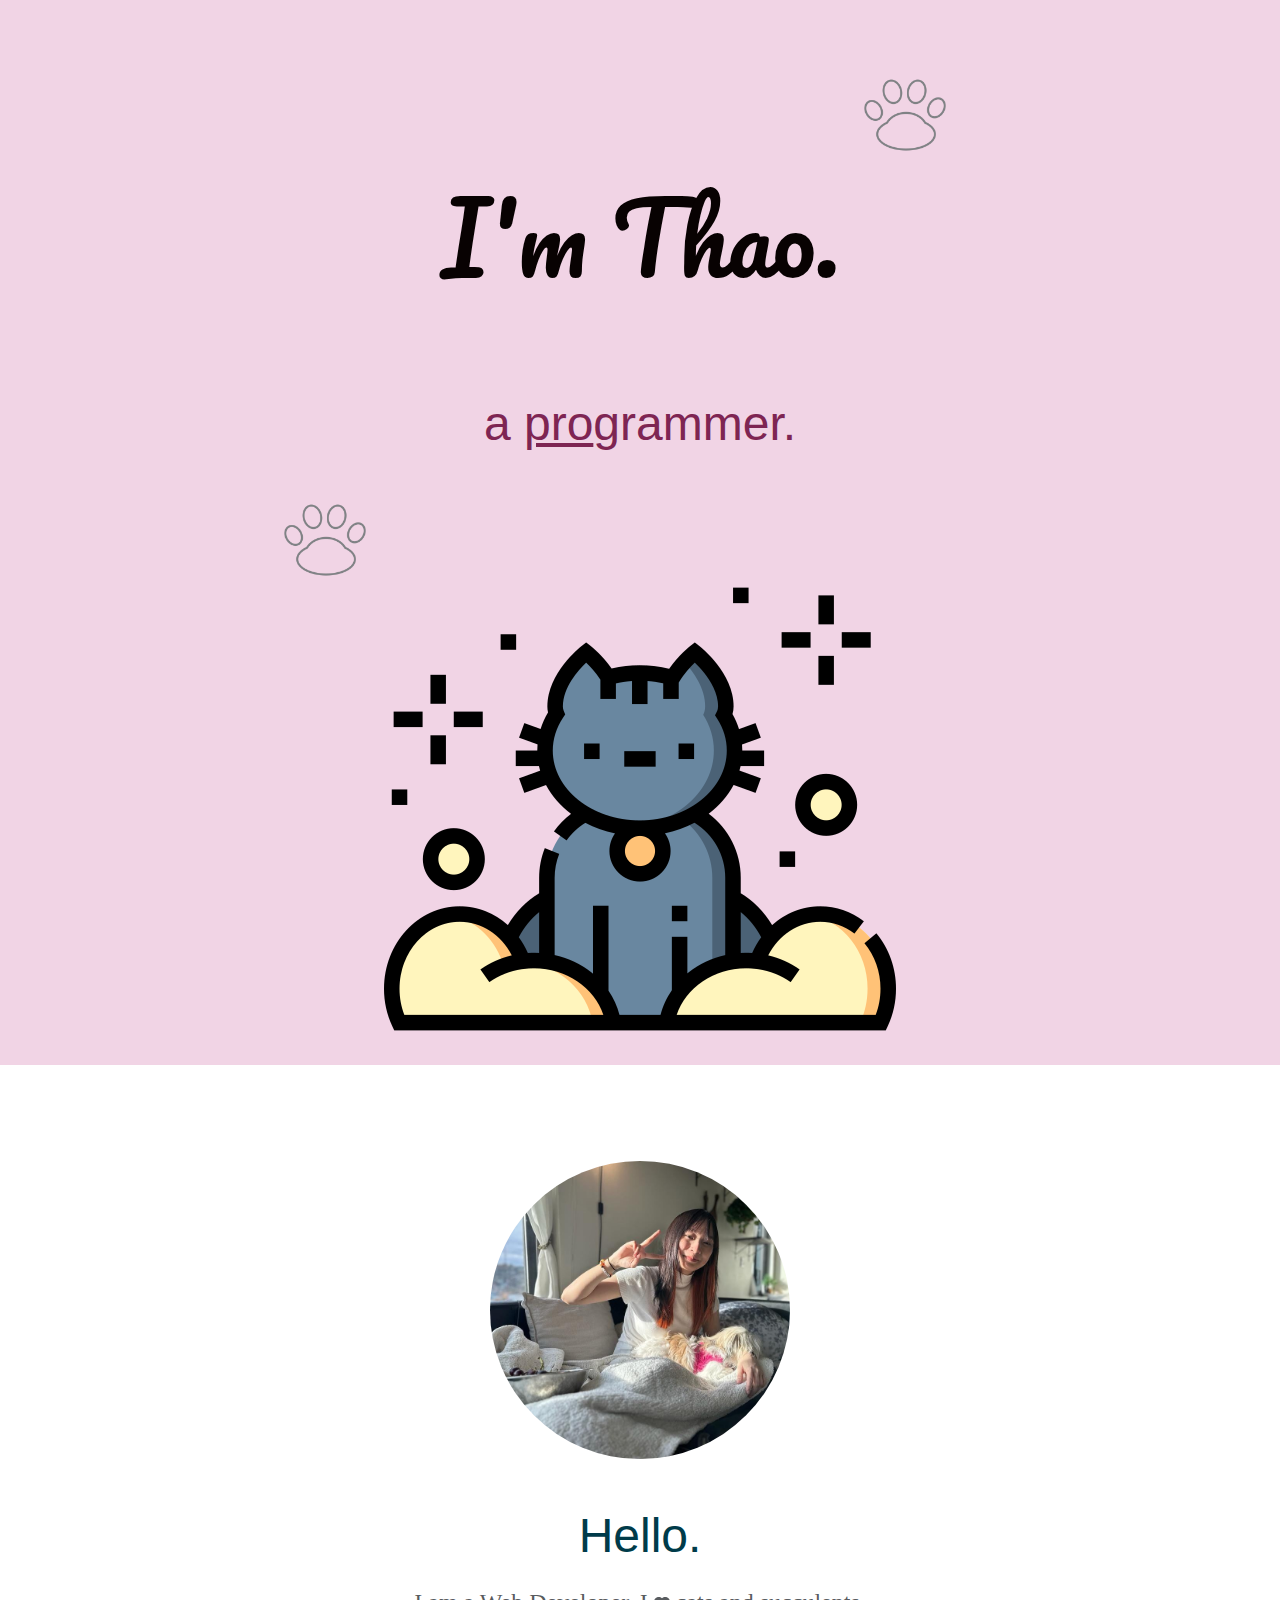
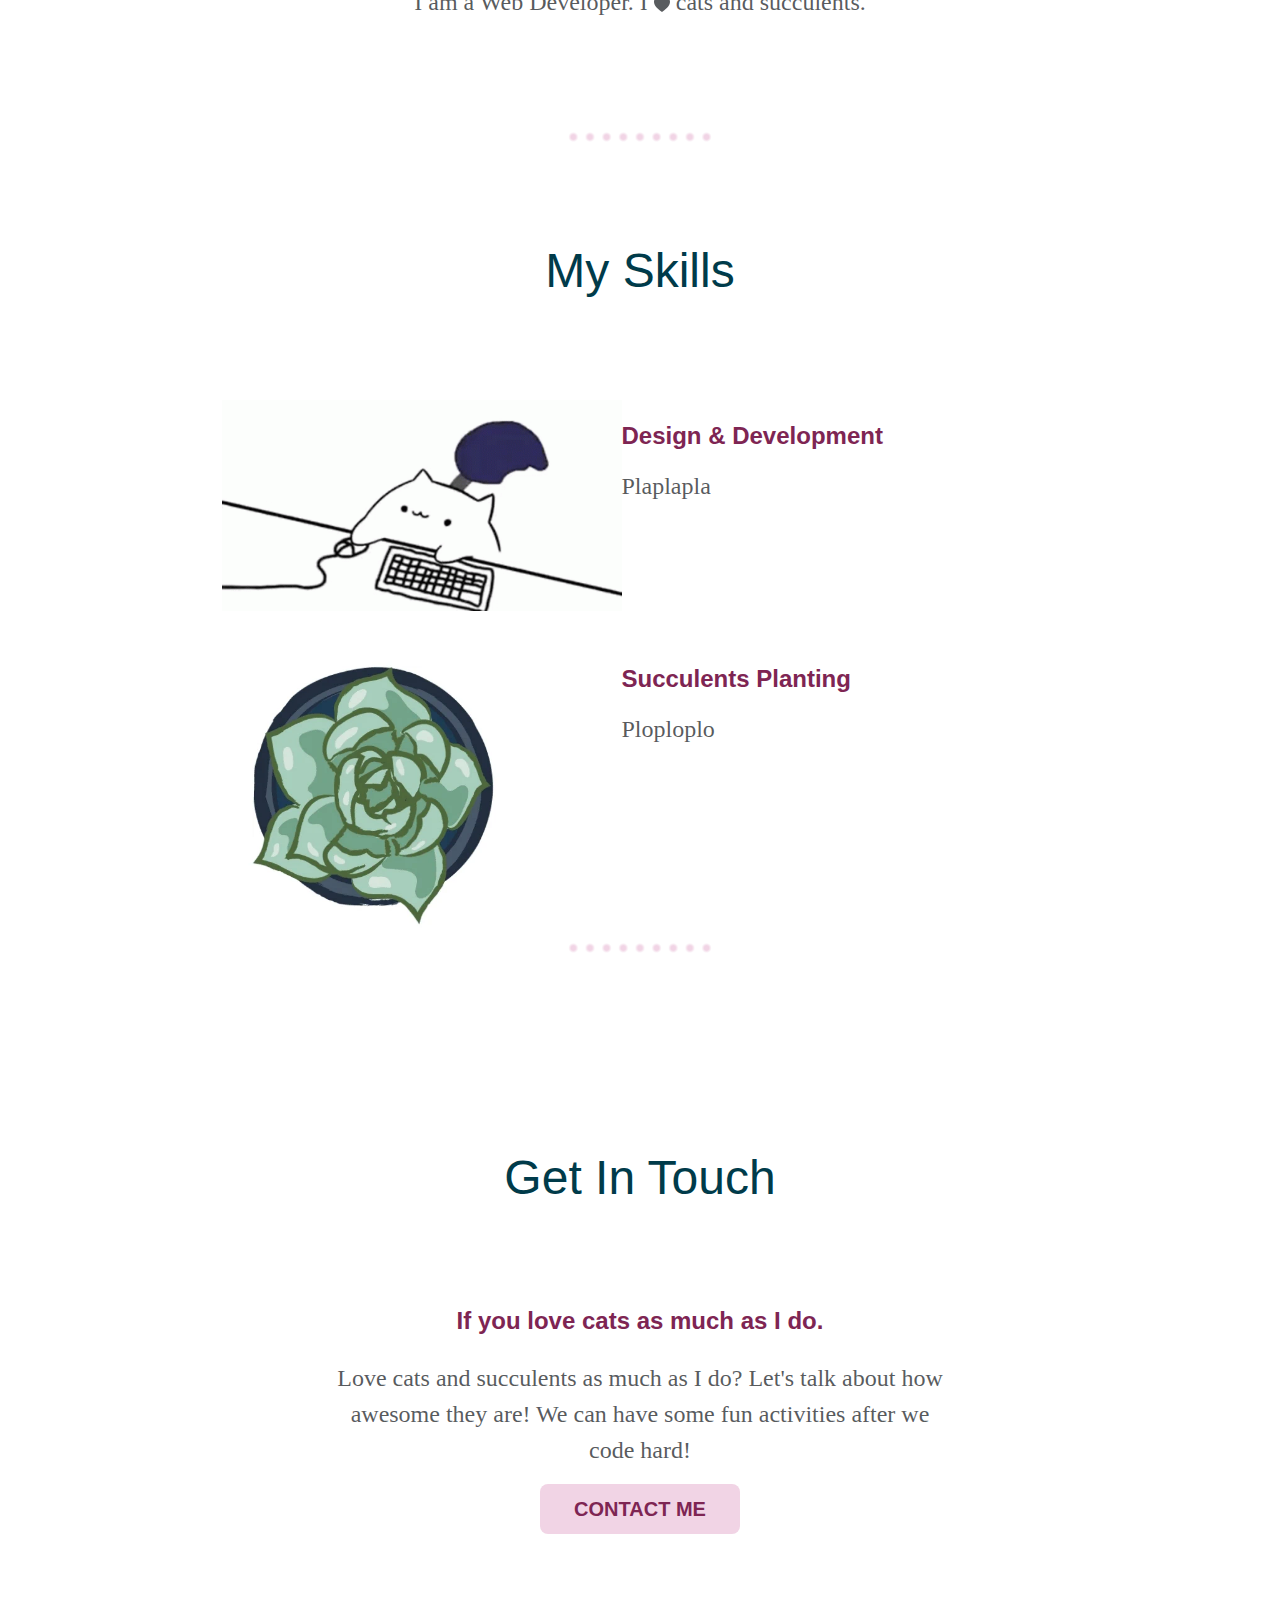
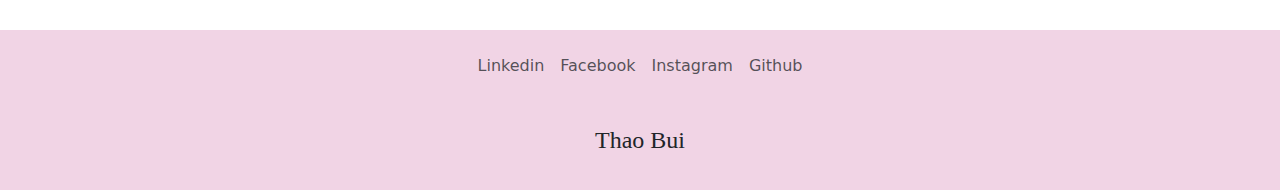
<file: index.html>
<!DOCTYPE html>
<html lang="en">
<head>
    <meta charset="UTF-8">
    <meta name="viewport" content="width=device-width, initial-scale=1.0">
    <title>Hannah Thao Bui</title>
    <link href="https://cdn.jsdelivr.net/npm/bootstrap@5.3.3/dist/css/bootstrap.min.css" rel="stylesheet" integrity="sha384-QWTKZyjpPEjISv5WaRU9OFeRpok6YctnYmDr5pNlyT2bRjXh0JMhjY6hW+ALEwIH" crossorigin="anonymous">
    <link rel="preconnect" href="https://fonts.googleapis.com">
    <link rel="preconnect" href="https://fonts.gstatic.com" crossorigin>
    <link href="https://fonts.googleapis.com/css2?family=Pacifico&display=swap" rel="stylesheet">
    <link rel="stylesheet" href="style.css">
</head>

<body>
<!--OPENING-->
    <div class="top-container" bis_skin_checked="1"> 
        <div class="container openingContent" bis_skin_checked="1">
            <img class="catPaw1" src="./cat paw.png" alt="cat paw" width="150">          
            <div>
                <h1>I'm Thao.</h1>
                <h2 class="proo">a <span class="pro">pro</span>grammer.</h2>
            </div>
            <img class="catPaw2" src="./cat paw.png" alt="cat paw" width="150">
            <img class="cat pb-0" src="./cat.png" alt="cat">
        </div>
    </div>

<!--HELLO-->
    <div class="container my-5" bis_skin_checked="1">
        <div class="p-5 text-center rounded-3" bis_skin_checked="1">
            <img class="profile-picture" src="./profile pic.jpg" alt="profile picture" width="300">
            <h2 class="mt-5 mb-0">Hello.</h1>
            <p class="col-lg-8 mx-auto text-muted">
                I am a Web Developer. 
                I 
                <svg xmlns="http://www.w3.org/2000/svg" width="16" height="16" fill="currentColor" class="bi bi-heart-fill" viewBox="0 0 16 16"><path fill-rule="evenodd" d="M8 1.314C12.438-3.248 23.534 4.735 8 15-7.534 4.736 3.562-3.248 8 1.314"/></svg>
                cats and succulents.
            </p>
        </div>
    </div>

<!--SKILLS--> 
<div class="container marketing" bis_skin_checked="1">    
  <div class="dots"></div>
  <h2 class="text-center rounded-3">My Skills</h2>
  <div class="include">
    <div class="parent">
      <div class="typing" bis_skin_checked="1">
        <img src="./bongo-cat-tapping-keyboard.gif" alt="cat typing" width="400px">
      </div>
      <div class="coding" bis_skin_checked="1">
        <h3 class="featurette-heading lh-1 mt-4">Design & Development</span></h3>
        <p class="text-muted">Plaplapla</p>
      </div>
      <div class="succulents" bis_skin_checked="1">
        <img src="./succulents.gif" alt="succulents" width="300px">
      </div>
      <div class="planting" bis_skin_checked="1">
        <h3 class="featurette-heading lh-1 mt-4">Succulents Planting</h3>
        <p class="text-muted">Ploploplo</p>
      </div>
    </div>
  </div>
  <div class="dots"></div>
</div>

<!--GET IN TOUCH-->
<div class="px-4 py-5 my-5 text-center" bis_skin_checked="1">
    <h2 class="display-5">Get In Touch</h2>
    <div class="col-lg-6 mx-auto" bis_skin_checked="1">
      <h3 class=" mb-4">If you love cats as much as I do.</h3>
      <p class="text-muted">Love cats and succulents as much as I do? Let's talk about how awesome they are! We can have some fun activities after we code hard!</p>
      <div class="d-grid gap-2 d-sm-flex justify-content-sm-center" bis_skin_checked="1">
        <a href="mailto:buihoangco917@gmail.com,buibichthao917@gmail.com">
          <button type="button" class="btn btn-primary btn-lg">CONTACT ME</button>
        </a>
      </div>
    </div>
</div>    
</body>

<footer>
  <!--FOOTER-->
  <div class="last mb-0" bis_skin_checked="1">
    <footer class="py-3">
      <ul class="nav justify-content-center pb-3">
        <li class="nav-item"><a href="https://www.linkedin.com/in/bui-hannah/" class="nav-link px-2 text-body-secondary">Linkedin</a></li>
        <li class="nav-item"><a href="https://www.facebook.com/bichthao.buihoang" class="nav-link px-2 text-body-secondary">Facebook</a></li>
        <li class="nav-item"><a href="https://www.instagram.com/bui.bichthao/" class="nav-link px-2 text-body-secondary">Instagram</a></li>
        <li class="nav-item"><a href="https://github.com/shinoacute" class="nav-link px-2 text-body-secondary">Github</a></li>
      </ul>
      <p class="text-center">Thao Bui</p>
    </footer>
  </div>
</footer>
</html>
</file>
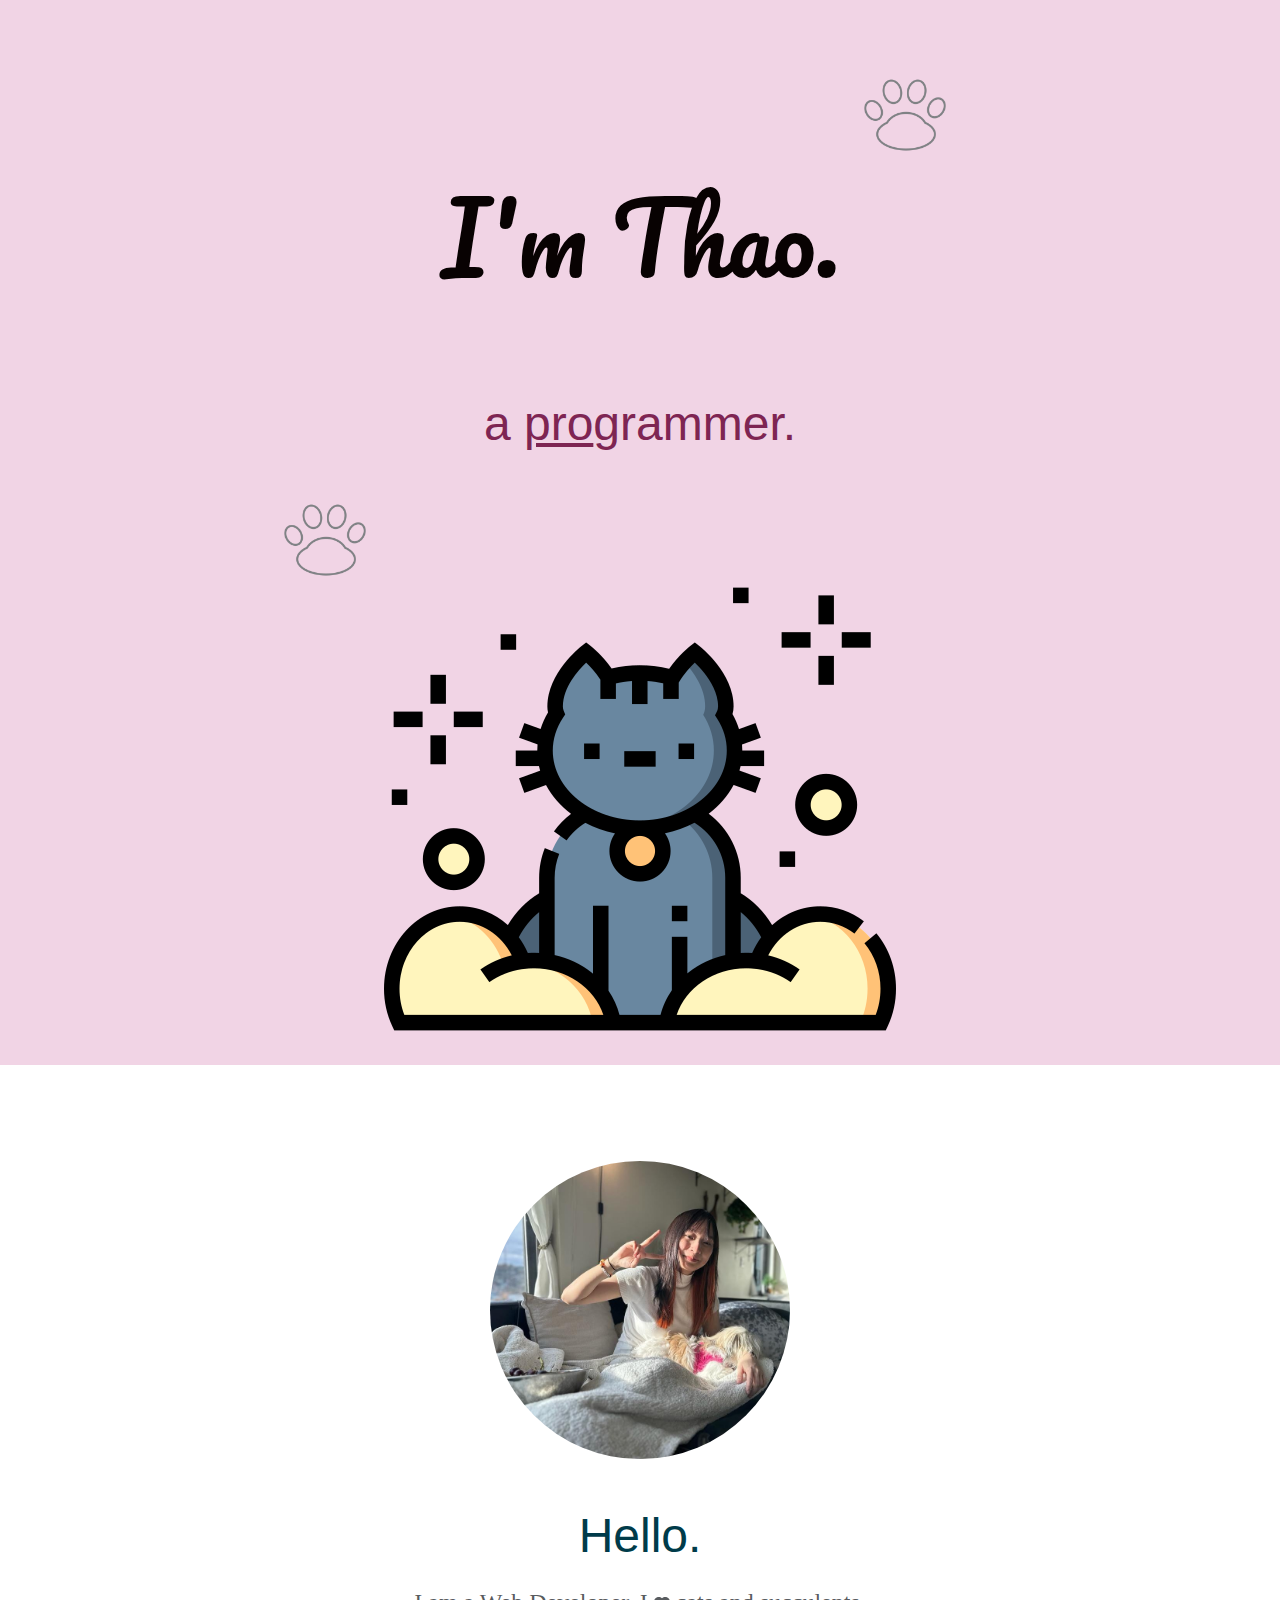
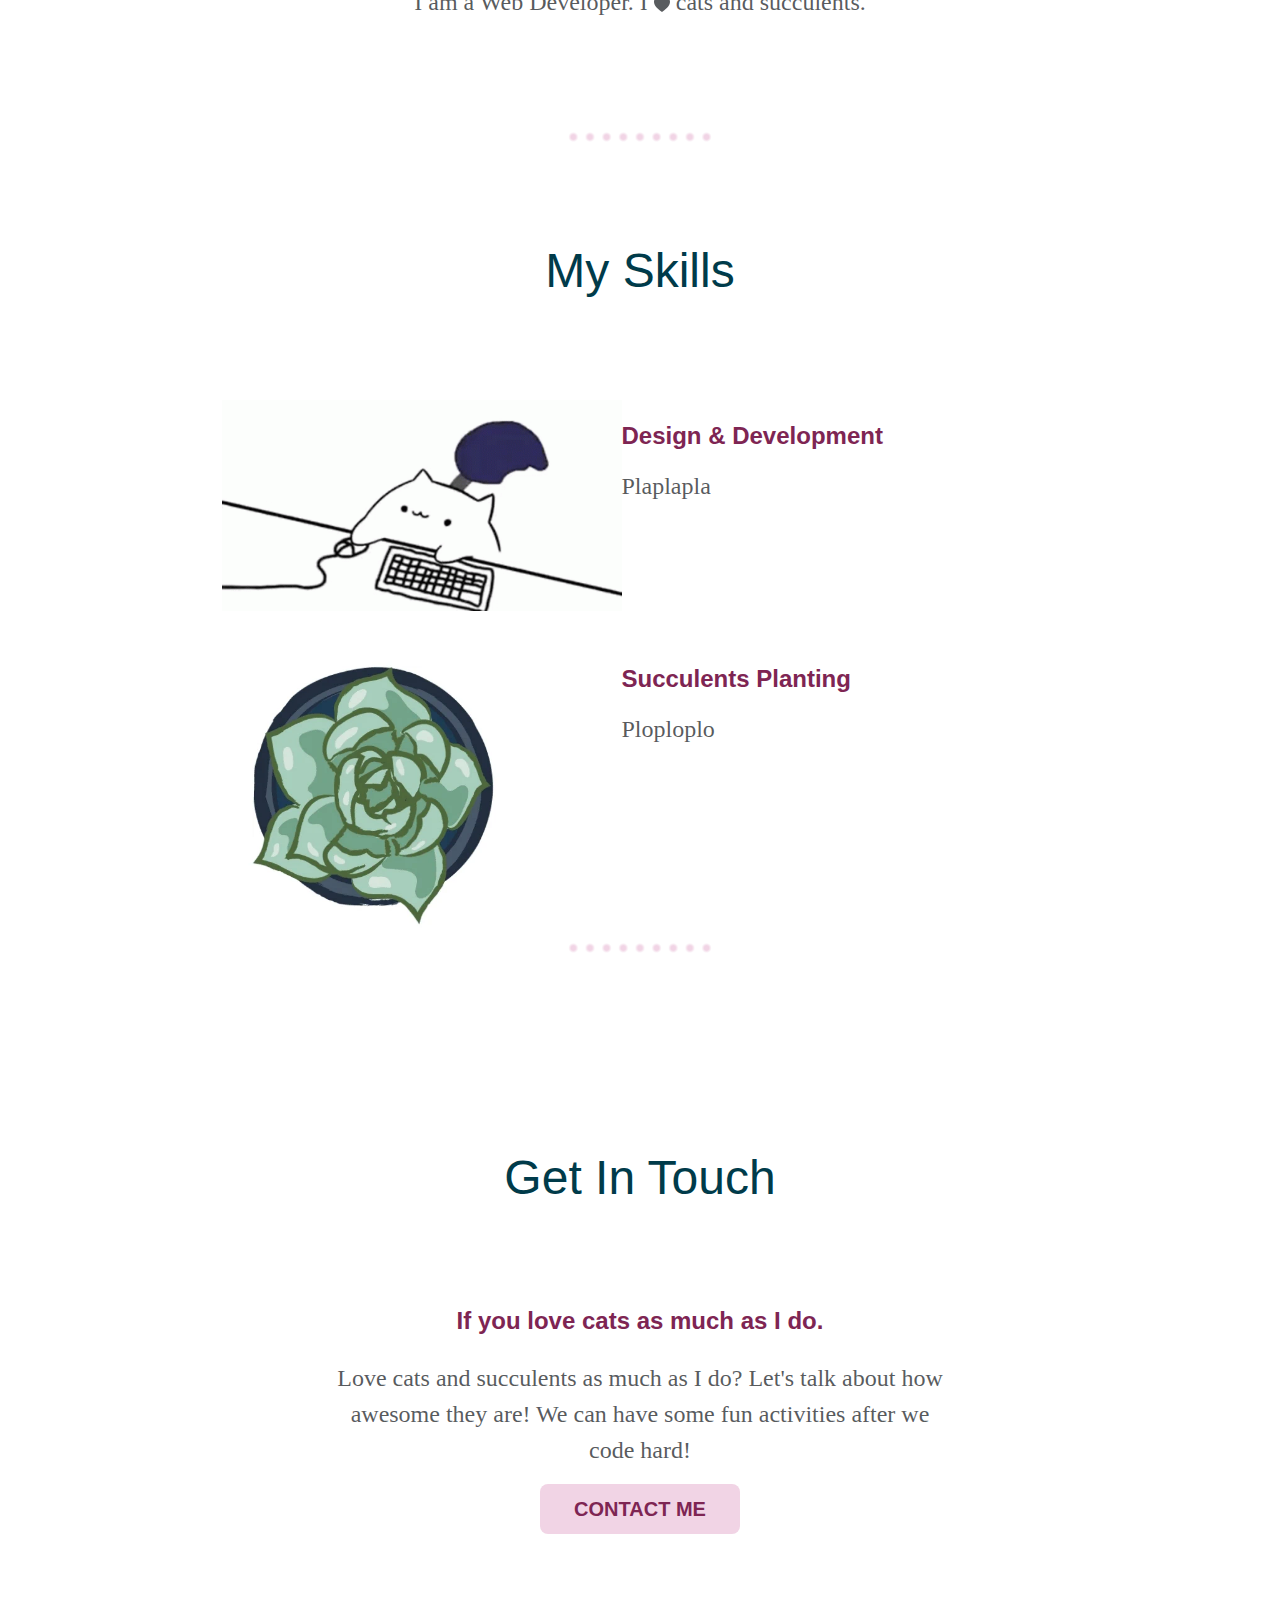
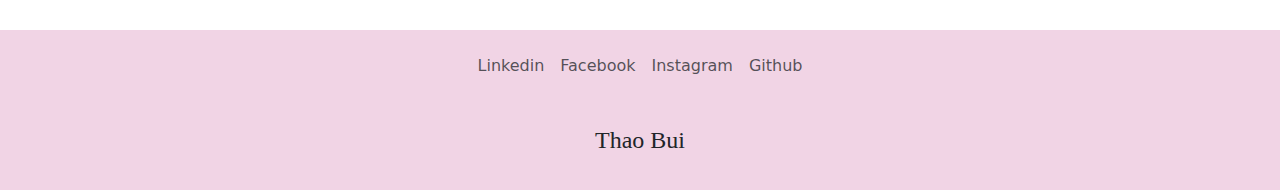
<file: index.html.html>
<!DOCTYPE html>
<html lang="en">
<head>
    <meta charset="UTF-8">
    <meta name="viewport" content="width=device-width, initial-scale=1.0">
    <title>Hannah Thao Bui</title>
    <link href="https://cdn.jsdelivr.net/npm/bootstrap@5.3.3/dist/css/bootstrap.min.css" rel="stylesheet" integrity="sha384-QWTKZyjpPEjISv5WaRU9OFeRpok6YctnYmDr5pNlyT2bRjXh0JMhjY6hW+ALEwIH" crossorigin="anonymous">
    <link rel="preconnect" href="https://fonts.googleapis.com">
    <link rel="preconnect" href="https://fonts.gstatic.com" crossorigin>
    <link href="https://fonts.googleapis.com/css2?family=Pacifico&display=swap" rel="stylesheet">
    <link rel="stylesheet" href="style.css">
</head>

<body>
<!--OPENING-->
    <div class="top-container" bis_skin_checked="1"> 
        <div class="container openingContent" bis_skin_checked="1">
            <img class="catPaw1" src="./cat paw.png" alt="cat paw" width="150">          
            <div>
                <h1>I'm Thao.</h1>
                <h2 class="proo">a <span class="pro">pro</span>grammer.</h2>
            </div>
            <img class="catPaw2" src="./cat paw.png" alt="cat paw" width="150">
            <img class="cat pb-0" src="./cat.png" alt="cat">
        </div>
    </div>

<!--HELLO-->
    <div class="container my-5" bis_skin_checked="1">
        <div class="p-5 text-center rounded-3" bis_skin_checked="1">
            <img class="profile-picture" src="./profile pic.jpg" alt="profile picture" width="300">
            <h2 class="mt-5 mb-0">Hello.</h1>
            <p class="col-lg-8 mx-auto text-muted">
                I am a Web Developer. 
                I 
                <svg xmlns="http://www.w3.org/2000/svg" width="16" height="16" fill="currentColor" class="bi bi-heart-fill" viewBox="0 0 16 16"><path fill-rule="evenodd" d="M8 1.314C12.438-3.248 23.534 4.735 8 15-7.534 4.736 3.562-3.248 8 1.314"/></svg>
                cats and succulents.
            </p>
        </div>
    </div>

<!--SKILLS--> 
<div class="container marketing" bis_skin_checked="1">    
  <div class="dots"></div>
  <h2 class="text-center rounded-3">My Skills</h2>
  <div class="include">
    <div class="parent">
      <div class="typing" bis_skin_checked="1">
        <img src="./bongo-cat-tapping-keyboard.gif" alt="cat typing" width="400px">
      </div>
      <div class="coding" bis_skin_checked="1">
        <h3 class="featurette-heading lh-1 mt-4">Design & Development</span></h3>
        <p class="text-muted">Plaplapla</p>
      </div>
      <div class="succulents" bis_skin_checked="1">
        <img src="./succulents.gif" alt="succulents" width="300px">
      </div>
      <div class="planting" bis_skin_checked="1">
        <h3 class="featurette-heading lh-1 mt-4">Succulents Planting</h3>
        <p class="text-muted">Ploploplo</p>
      </div>
    </div>
  </div>
  <div class="dots"></div>
</div>

<!--GET IN TOUCH-->
<div class="px-4 py-5 my-5 text-center" bis_skin_checked="1">
    <h2 class="display-5">Get In Touch</h2>
    <div class="col-lg-6 mx-auto" bis_skin_checked="1">
      <h3 class=" mb-4">If you love cats as much as I do.</h3>
      <p class="text-muted">Love cats and succulents as much as I do? Let's talk about how awesome they are! We can have some fun activities after we code hard!</p>
      <div class="d-grid gap-2 d-sm-flex justify-content-sm-center" bis_skin_checked="1">
        <button type="button" class="btn btn-primary btn-lg">CONTACT ME</button>
      </div>
    </div>
</div>    
</body>

<footer>
  <!--FOOTER-->
  <div class="last mb-0" bis_skin_checked="1">
    <footer class="py-3">
      <ul class="nav justify-content-center pb-3">
        <li class="nav-item"><a href="https://www.linkedin.com/in/bui-hannah/" class="nav-link px-2 text-body-secondary">Linkedin</a></li>
        <li class="nav-item"><a href="https://www.facebook.com/bichthao.buihoang" class="nav-link px-2 text-body-secondary">Facebook</a></li>
        <li class="nav-item"><a href="https://www.instagram.com/bui.bichthao/" class="nav-link px-2 text-body-secondary">Instagram</a></li>
        <li class="nav-item"><a href="https://github.com/shinoacute" class="nav-link px-2 text-body-secondary">Github</a></li>
      </ul>
      <p class="text-center">Thao Bui</p>
    </footer>
  </div>
</footer>
</html>
</file>
<file: style.css>
.body {
    display: block;
    margin: 8px;
}

.openingContent {
    text-align: center;
}

.top-container {
    background-color: #F1D4E5;
    position: relative;
    padding-top: 100px;
}

div {
    display: block;
}

.catPaw1 {
    position: absolute;
    right: 300px;
    top: 40px;
}

.catPaw2 {
    position: absolute;
    left: 250px;
    bottom: 450px;
}

h1 {
    font-family: "Pacifico";
    font-size: 6rem;
    color: #080202;
    margin-top: 80px;
}

h2 {
    font-family: "Montserrat", sans-serif;
    font-size: 3rem;
    font-weight: normal;
    color: #003B4A;
    margin-bottom: 100px;
    margin-top: 100px;
}

.proo {
    color: #7E2553;
}

h3 {
    font-family: Montserrat, sans-serif;
    font-weight: bold;
    color: #7E2553;
    font-size: 1.5rem;
}

.profile-picture {
    border-radius: 50%;
}

.pro {
    text-decoration: underline;
    margin-left: 0;
    margin-right: 0;
}

p {
    font-family: "Merriweather";
    margin-top: 20px;
    font-size: 1.5rem;
}

span {
    margin: 0;
    padding: 0;
}

.btn-primary {
    background-color: #F1D4E5;
    border: #F1D4E5;
    color: #7E2553;
    font-weight: bold;
    font-family: Montserrat, sans-serif;
    width: 200px;
    height: 50px;
}

.btn-primary:hover {
    background-color: #7E2553;
    color: #F1D4E5;
}

.dots {
    width:150px;
    height:10px;
    margin: inherit;
    background:radial-gradient(circle closest-side,#F1D4E5 45%,#0000) 0/calc(100%/9) 100%;
  }

  .parent {
    display: grid;
    justify-content: center;
    row-gap: 2rem;
    width: 75%;
    grid-template-rows: repeat(1, 1fr);
    grid-template-columns: 0.5fr 1fr;
    text-align: left;
  }

  .include {
    display: flex;
    justify-content: center;
  }

  .last {
    background-color: #F1D4E5;
  }
</file>
